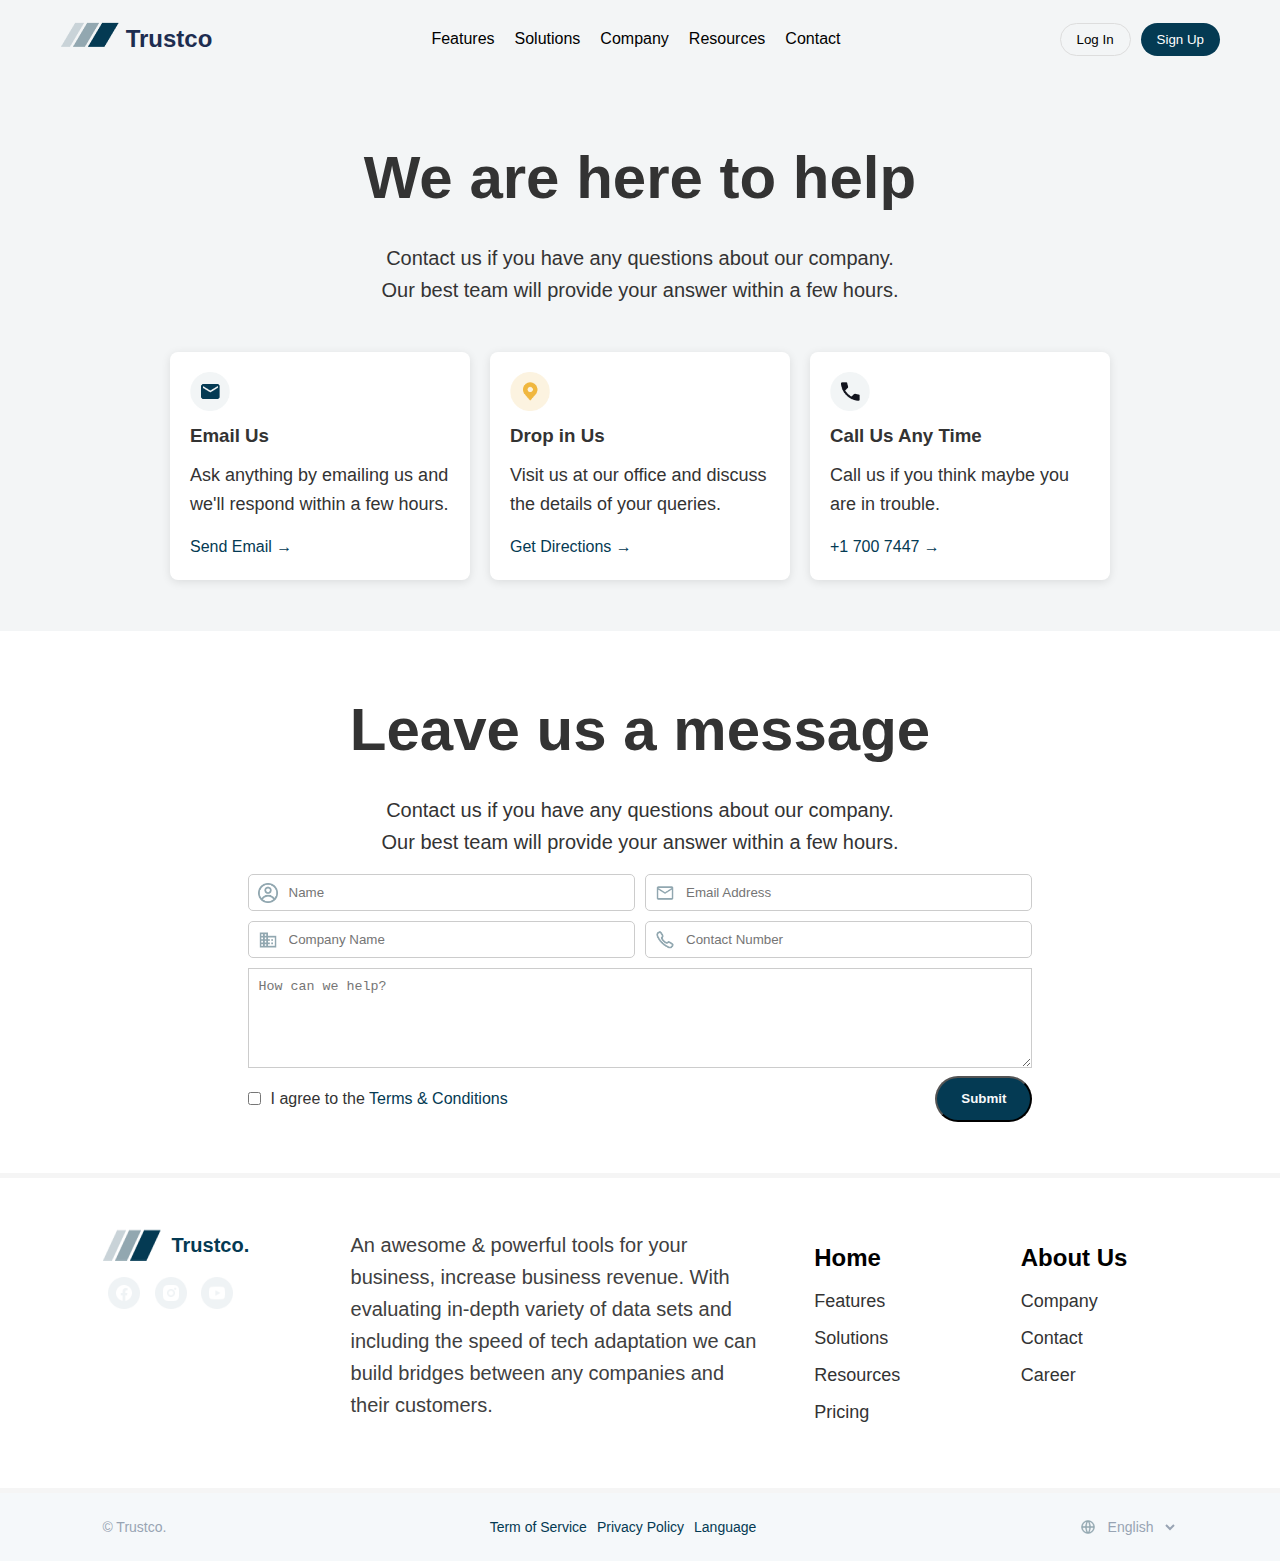
<file: contact.html>
<!DOCTYPE html>
<html lang="en">
<head>
    <meta charset="UTF-8">
    <meta name="viewport" content="width=device-width, initial-scale=1.0">
    <title>Contact Us - Trustco</title>
    <link rel="stylesheet" href="style.css">
</head>
<body>

    <header class="navbar">
        <div class="logo">
            <img src="images/Logo.png" alt="Trustco Logo">
            Trustco
        </div>
        <nav>
            <ul class="nav-links">
                <li><a href="#">Features</a></li>
                <li><a href="#">Solutions</a></li>
                <li><a href="#">Company</a></li>
                <li><a href="#">Resources</a></li>
                <li><a href="contact.html">Contact</a></li>
            </ul>
        </nav>
        <div class="auth-buttons">
            <button class="login-btn">Log In</button>
            <button class="signup-btn">Sign Up</button>
        </div>
        <div class="hamburger-menu">
            <button class="hamburger" onclick="toggleMenu()">&#9776;</button>
            <div class="mobile-menu" id="mobileMenu">
                <ul>
                    <li><a href="#">Features</a></li>
                    <li><a href="#">Solutions</a></li>
                    <li><a href="#">Company</a></li>
                    <li><a href="#">Resources</a></li>
                    <li><a href="#">Contact</a></li>
                </ul>
                <div class="mobile-auth-buttons">
                    <button class="login-btn">Log In</button>
                    <button class="signup-btn">Sign Up</button>
                </div>
            </div>
        </div>
    </header>

    <!-- Contact Information Section -->
    <section class="contact-info">
        <h2>We are here to help</h2>
        <p class="contact-para"> Contact us if you have any questions about our company. Our best team will provide your answer within a few hours.</p>
        <div class="contact-cards">
            <div class="card">
                <img src="images/Email.png" alt="Email Icon">
                <h3>Email Us</h3>
                <p>Ask anything by emailing us and we'll respond within a few hours.</p>
                <a href="#">Send Email →</a>
            </div>
            <div class="card">
                <img src="images/Location.png" alt="Location Icon">
                <h3>Drop in Us</h3>
                <p>Visit us at our office and discuss the details of your queries.</p>
                <a href="#">Get Directions →</a>
            </div>
            <div class="card">
                <img src="images/Call.png" alt="Phone Icon">
                <h3>Call Us Any Time</h3>
                <p>Call us if you think maybe you are in trouble.</p>
                <a href="#">+1 700 7447 →</a>
            </div>
        </div>
    </section>

    <!-- Contact Form Section -->
    <section class="contact-form">
        <h2>Leave us a message</h2>
        <p class="contact-para">Contact us if you have any questions about our company. Our best team will provide your answer within a few hours.</p>
        <form>
            <div class="input-row">
                <div class="input-container">
                    <img src="images/Group.png">
                    <input type="text" placeholder="Name" required>
                </div>
                <div class="input-container">
                    <img src="images/material-symbols_mail-outline.png">
                    <input type="email" placeholder="Email Address" required>
                </div>
            </div>
            <div class="input-row">
                <div class="input-container">
                    <img src="images/mdi_company.png">
                    <input type="text" placeholder="Company Name" required>
                </div>
                <div class="input-container">
                    <img src="images/ion_call-outline.png">
                    <input type="tel" placeholder="Contact Number" required>
                </div>
            </div>
            <textarea placeholder="How can we help?" required></textarea>
            <div class="terms-container">
            <div class="terms">
                <input type="checkbox" id="terms" required>
                <label for="terms">I agree to the <a href="#">Terms & Conditions</a></label>
            </div>
            <button type="submit" class="cta-button-report"> Submit</button>
        </div>
        </form>
    </section>

    <footer>
        <div class="footer-container">
            <div class="footer-left">
                <div>
                    <p class="footer-logo"><img src="images/Logo.png" alt="Trustco Logo" class="logo">Trustco.</p>
                    <div class="social-icons">
                        <a href="#"><img src="images/Icon.png" alt="Facebook"></a>
                        <a href="#"><img src="images//Icon 2.png" alt="Instagram"></a>
                        <a href="#"><img src="images/Icon 3.png" alt="YouTube"></a>
                    </div>
                </div>


            </div>
            <p class="footer-description">
                An awesome & powerful tools for your business, increase business revenue.
                With evaluating in-depth variety of data sets and including the speed of
                tech adaptation we can build bridges between any companies and their customers.
            </p>
            <div class="footer-links">
                <div class="footer-column">
                    <h3>Home</h3>
                    <ul>
                        <li><a href="#">Features</a></li>
                        <li><a href="#">Solutions</a></li>
                        <li><a href="#">Resources</a></li>
                        <li><a href="#">Pricing</a></li>
                    </ul>
                </div>

                <div class="footer-column">
                    <h3>About Us</h3>
                    <ul>
                        <li><a href="#">Company</a></li>
                        <li><a href="#">Contact</a></li>
                        <li><a href="#">Career</a></li>
                    </ul>
                </div>
            </div>
        </div>
    </footer>
    <footer class="site-credits">
        <div class="credits-container">
            <span class="copyright only-desktop">© <span id="year"></span> Trustco.</span>
            <div class="footer-links terms">
                <a href="#">Term of Service</a>
                <a href="#">Privacy Policy</a>
                <a href="#">Language</a>
            </div>
            <div class="language-switcher">
                <img src="images/global-line.png" alt="Language" class="globe-icon">
                <select>
                    <option selected>English</option>
                    <option>Español</option>
                    <option>Français</option>
                    <option>Deutsch</option>
                </select>
            </div>
            <span class="copyright only-mobile">© <span id="years"></span> Trustco.</span>

        </div>
    </footer>

    <script>

        function toggleMenu() {
            const mobileMenu = document.getElementById("mobileMenu");
            mobileMenu.classList.toggle("open");
        }
        $(document).ready(function () {
            document.getElementById("year").textContent = new Date().getFullYear();
            document.getElementById("years").textContent = new Date().getFullYear();
      
        });
    </script>

</body>
</html>
</file>
<file: style.css>
/* Global Styles */
:root {
    --primary-color: #007bff;
    --secondary-color: #404040;
    --accent-color: #28a745;
    --text-color: #333;
    --background-color: #f8f9fa;
    --background-grey: #f3f5f6;
    --button-color: #043A53;
}

* {
    box-sizing: border-box;
    margin: 0;
    padding: 0;
}

body {
    font-family: 'Lato', sans-serif;
    font-size: 16px;
    line-height: 1.6;
    color: var(--text-color);
}

h2 {
    font-size: 60px;
}

h1,
h2,
h3,
h4,
h5,
h6 {
    font-weight: bold;
    margin-bottom: 16px;
}

p {
    margin-bottom: 16px;
    font-size: 20px;
}

a {
    color: var(--primary-color);
    text-decoration: none;
}

a:hover {
    text-decoration: underline;
}

header,
footer {
    padding: 16px;
    color: var(--text-color);
    text-align: center;
}

/* Navbar Section */

.navbar {
    display: flex;
    justify-content: space-between;
    align-items: center;
    padding: 20px 60px;
    background-color: var(--background-grey);

}

.logo {
    font-size: 24px;
    font-weight: bold;
    color: #1d2d50;
}

.nav-links {
    list-style: none;
    display: flex;
    gap: 20px;
}

.nav-links li {
    display: inline;
}

.nav-links a {
    text-decoration: none;
    color: #000;
    font-size: 16px;
    font-weight: 500;
}

.auth-buttons {
    display: flex;
    gap: 10px;
}

.login-btn {
    background: none;
    border: 1px solid #ddd;
    padding: 8px 16px;
    border-radius: 20px;
    cursor: pointer;
}

.signup-btn {
    background: var(--button-color);
    color: white;
    border: none;
    padding: 8px 16px;
    border-radius: 20px;
    cursor: pointer;
}

/* Hero Section */
.hero {
    display: flex;
    flex-direction: row;
    background-color: var(--background-grey);
    padding: 7%;
    justify-content: center;
}

.hero-content {
    flex: 0.8;
    padding-left: 5%;
    padding-right: 5%;
    text-align: center;
}

.hero h1 {
    font-size: 42px;
    font-weight: bold;
    color: #1d2d50;
}

.highlight {
    color: var(--button-color);
}

.hero p {
    font-size: 18px;
    color: #555;
    margin-bottom: 20px;
}

.cta-buttons {
    display: flex;
    justify-content: center;
    gap: 20px;
    margin-top: 20px;
}

.primary-btn {
    background: var(--button-color);
    color: white;
    padding: 12px 24px;
    border: none;
    border-radius: 25px;
    cursor: pointer;
    box-shadow: 0px 13px 100px 0px var(--button-color);

}

.secondary-btn {
    background: none;
    border: none;
    color: var(--button-color);
    font-weight: bold;
    font-size: 16px;
    cursor: pointer;
    display: flex;
    flex-direction: row;
    align-items: center;
    gap: 15px;
}

.review {
    margin-top: 20px;
    font-size: 16px;
}


/* Default styles for hamburger menu */
.hamburger-menu {
    position: relative;
    display: none;
}

/* Hamburger button styles */
.hamburger {
    display: none;
    background: none;
    border: none;
    font-size: 28px;
    cursor: pointer;
    color: #1d2d50;
}

/* Mobile menu (hidden by default) */
.mobile-menu {
    display: none;
    position: absolute;
    top: 50px;
    right: 0;
    width: 250px;
    background: var(--background-grey);
    box-shadow: 0px 4px 8px rgba(0, 0, 0, 0.1);
    border-radius: 10px;
    padding: 15px;
    text-align: center;
    z-index: 100;
}

/* Show mobile menu when active */
.mobile-menu.active {
    display: block;
}

/* Mobile menu links */
.mobile-menu ul {
    list-style: none;
    padding: 0;
    margin: 0;
}

.mobile-menu ul li {
    padding: 10px 0;
    border-bottom: 1px solid var(--background-color);
}

.mobile-menu ul li:last-child {
    border-bottom: none;
}

.mobile-menu ul li a {
    text-decoration: none;
    color: #000;
    font-size: 16px;
    font-weight: 500;
    display: block;
}

/* Mobile auth buttons */
.mobile-auth-buttons {
    margin-top: 15px;
    display: flex;
    flex-direction: column;
    gap: 10px;
}

.mobile-auth-buttons .login-btn,
.mobile-auth-buttons .signup-btn {
    width: 100%;
    padding: 10px;
    border-radius: 20px;
    cursor: pointer;
    font-size: 16px;
}

.mobile-auth-buttons .login-btn {
    background: none;
    border: 1px solid var(--background-color);
}

.mobile-auth-buttons .signup-btn {
    background: #1d2d50;
    color: var(--background-color);
    border: none;
}

.only-mobile {
    display: none !important;
}

.Polygon-round {
    width: 30px;
    height: 30px;
    border-radius: 30px;
    background-color: var(--button-color);
    justify-content: center;
    display: flex;
    align-items: center;
}

.trusted-by {
    display: flex;
    flex-direction: row;
    align-items: center;
    justify-content: space-between;
    padding: 20px 7%;
    gap: 15px;

}

.trusted-text {
    font-size: 14px;
    color: #666;
    margin-bottom: 10px;
}

.brands {
    display: flex;
    align-items: center;
    justify-content: space-between;
    width: 70%;
}

.brands img {
    width: 10%;
}

.video-section {
    display: flex;
    align-items: center;
    justify-content: center;
    background-color: #0d314c;
    padding: 7% 10%;
    gap: 40px;
    flex-direction: column;
    padding-bottom: unset;
}

.video-content {
    color: var(--background-color);
    flex-direction: row;
    display: flex;
    justify-content: space-between;
}

.video-content h2 {
    font-size: 60px;
    font-weight: bold;
    color: var(--background-color);
}

.video-content .highlight {
    color: #f4b41a;
}

.video-content p {
    font-size: 20px;
    margin-top: 10px;
    line-height: 30px;
    flex: 0.8;
}

.video-thumbnail {
    position: relative;
    flex: 1;
}

.video-thumbnail img {
    width: 100%;
    border-radius: 12px;
}

.play-icon {
    position: absolute;
    top: 50%;
    left: 50%;
    transform: translate(-50%, -50%);
    background: var(--background-color);
    color: var(--button-color);
    font-size: 40px;
    border-radius: 50%;
    width: 60px;
    height: 60px;
    display: flex;
    align-items: center;
    justify-content: center;
    box-shadow: 0px 4px 6px rgba(0, 0, 0, 0.2);
    cursor: pointer;
}

#benefits {
    padding: 4% 8%;
}

.benefits-container {
    display: flex;
    align-items: center;
    justify-content: center;
}

.benefits-header {
    flex: 1;
}

.badge {
    display: inline-block;
    background-color: var(--button-color);
    color: var(--background-color);
    font-size: 18px;
    padding: 6px 14px;
    border-radius: 20px;
}

.benefits-header h2 {
    font-size: 60px;
    font-weight: bold;
    color: black;
    margin-top: 10px;
    line-height: 72px;
}

.benefits-header .highlight {
    color: var(--button-color);
}

.benefits-header p {
    font-size: 20px;
    color: var(--secondary-color);
    margin-top: 10px;
    line-height: 1.6;
}

.benefits-cards {
    display: flex;
    gap: 20px;
    flex: 2;
}

.benefit-card {
    background-color: var(--background-grey);
    padding: 20px;
    border-radius: 12px;
    text-align: left;
    flex: 1;
    height: fit-content;
}

.benefit-card img {
    width: 80px;
    margin-bottom: 10px;
}

.benefit-card h3 {
    font-size: 24px;
    font-weight: 600;
}

.benefit-card p {
    font-size: 18px;
    color: var(--secondary-color);
    margin-top: 6px;
    line-height: 32px;
}

.container {
    margin: 0 auto;
    display: flex;
    align-items: center;
    justify-content: space-between;
    flex-wrap: wrap;
    padding-right: 10%;
}

.image-container {
    position: relative;
    width: 50%;
    min-width: 350px;
}

.image-container img {
    width: 100%;
    border-radius: 10px;
}

.text-content {
    width: 50%;
    min-width: 350px;
}

.text-content h2 {
    font-weight: bold;
    margin-bottom: 15px;
    line-height: 1.3;
}

.text-content h2 span {
    color: #7b8b97;
}

.text-content p {
    font-size: 18px;
    color: #333;
    line-height: 1.6;
    margin-bottom: 20px;
}

.cta-button-report {
    display: flex;
    align-items: center;
    background-color: var(--button-color);
    color: var(--background-color);
    padding: 12px 24px;
    border-radius: 30px;
    text-decoration: none !important;
    font-weight: bold;
    transition: 0.3s ease-in-out;
    width: fit-content;
    gap: 10px;
}

#numbers {
    display: flex;
    justify-content: space-between;
    padding: 4% 8%;
}

.metric {
    text-align: center;
}

.metric h2 {
    color: #002c3e;
    margin: 0;
}

.metric p {
    color: #666;
    margin: 5px 0 0;
}

#meet-founder {
    padding: 4% 8%;
}

.founder-content {
    display: grid;
    grid-template-columns: 45% 55%;
    align-items: center;
    gap: 50px;
}


blockquote {
    font-size: 24px;
    color: var(--secondary-color);
    margin: 20px 0;
    font-weight: 400;
}

.founder-name {
    font-size: 18px;
    font-weight: bold;
}


.founder-title {
    font-size: 14px;
    color: var(--secondary-color);
}


.image-content {
    justify-self: end;
    position: relative;
}

.testimonials-section {
    padding: 4% 8%;
    text-align: center;
    background-color: var(--background-grey);

}

.testimonials-header,
.blog-header {
    display: flex;
    justify-content: space-between;
    align-items: center;
}

.testimonials-header h2,
.blog-header h2 {
    font-weight: 700;
}

.see-all {
    font-size: 16px;
    color: var(--button-color);
    font-weight: 600;
    text-decoration: none;
    display: flex;
    align-items: center;
}

.see-all:hover {
    text-decoration: underline;
}

.see-all span {
    margin-left: 5px;
    font-size: 18px;
}

.testimonials-container {
    display: grid;
    grid-template-columns: repeat(2, 1fr);
    gap: 20px;
}

.testimonial {
    background: var(--background-color);
    padding: 20px;
    border-radius: 10px;
    box-shadow: 0 4px 10px rgba(0, 0, 0, 0.1);
    text-align: left;
    position: relative;
    display: flex !important;
    flex-direction: column;
    justify-content: space-evenly;
    min-height: 290px !important;
}

.custom-pagination {
    display: flex;
    justify-content: center;
    gap: 8px;
    margin-top: 20px;
}

.progress-bar {
    width: 40px;
    height: 5px;
    background-color: #d1d5db;
    /* Light gray */
    border-radius: 5px;
    transition: background-color 0.3s, width 0.3s;
}

.progress-bar.active {
    width: 50px;
    background-color: #1f2937;
    /* Active color */
}

.slick-dots-container {
    display: flex;
    justify-content: center;
    margin-bottom: 10px;
    /* Adjust spacing */
}

.testimonial blockquote {
    font-size: 24px;
    font-style: normal;
    margin: 10px 0;
}

.quote-icon {
    font-size: 40px;
    color: #ff9800;
}

.testimonial-author {
    display: flex;
    align-items: center;
    margin-top: 15px;
}

.testimonial-author img {
    width: 40px;
    height: 40px;
    border-radius: 50%;
    margin-right: 10px;
}

.author-info {
    display: flex;
    flex-direction: column;
}

.author-info h4 {
    margin: 0;
    font-size: 14px;
    font-weight: 600;
}

.author-info p {
    margin: 0;
    font-size: 12px;
    color: #6a7a8a;
}

.carousel-indicators {
    display: flex;
    justify-content: center;
    margin-top: 20px;
}

.indicator {
    width: 10px;
    height: 10px;
    background-color: #cbd5e1;
    border-radius: 50%;
    margin: 0 5px;
    transition: background 0.3s ease;
    cursor: pointer;
}

.indicator.active {
    width: 50px;
    height: 10px;
    border-radius: 5px;
    background-color: #0d253f;
}

.custom-pagination {
    display: flex;
    justify-content: center;
    gap: 8px;
    margin-bottom: 20px;
}

.progress-bar {
    width: 40px;
    height: 5px;
    background-color: #d1d5db;
    /* Light gray */
    border-radius: 5px;
    transition: background-color 0.3s, width 0.3s;
}

.progress-bar.active {
    width: 50px;
    background-color: var(--button-color);
    /* Active color */
}

.wrapper {
    width: 100%;
    padding-top: 20px;
    text-align: center;
}

.carousel {
    margin: 0px auto;
}

.slick-slide {
    margin: 10px;
}

.slick-slide img {
    border: 2px solid var(--background-color);
}

.wrapper .slick-dots li button:before {
    font-size: 20px;
}

.slick-list {
    padding: unset !important;
}

/* Section Styling */
#blogs {
    padding: 4% 8%;
}

/* Blog Cards */
.blog-cards {
    display: flex;
    gap: 20px;
    justify-content: space-between;
}

.blog-card {
    border-radius: 8px;
    box-shadow: 0px 4px 6px rgba(0, 0, 0, 0.1);
    overflow: hidden;
    width: 32%;
}

.blog-card img {
    width: 100%;
    height: 180px;
    object-fit: cover;
}

.blog-content {
    padding: 20px;
    text-align: left;
}

.date {
    font-size: 14px;
    color: var(--secondary-color);
}

h3 {
    font-weight: bold;
    margin: 10px 0;
}

.excerpt {
    font-size: 14px;
    color: var(--secondary-color);
    margin-bottom: 15px;
}

.read-more {
    text-decoration: none;
    font-size: 14px;
    font-weight: bold;
    color: var(--text-color);
}

#cta-banner {
    display: grid;
    grid-template-columns: 40% 60%;
    align-items: center;
    gap: 50px;
    padding: 4% 8%;
    background-color: black;
}

.cta-text {
    display: flex;
    flex-direction: column;
    justify-content: space-between;
    gap: 30px;

    color: var(--background-color);
}

.services {
    background-color: #F0B73F;
}

.cta-text h2 {
    font-weight: bold;
    margin-bottom: 10px;
    width: 143%;
}

.cta-text p {
    margin-bottom: 20px;
}

.cta-image-container {
    position: relative;
    flex: 1;
    display: flex;
    justify-content: center;
}

.cta-image {
    border-radius: 10px;
}

footer {
    background-color: #ffffff;
    padding: 4% 8%;
    font-family: "Arial", sans-serif;
    border-top: 5px solid #f5f5f5;
}

.footer-container {
    display: flex;
    flex-direction: row;
    justify-content: space-between;
}

.footer-logo {
    display: flex;
    gap: 10px;
    font-weight: 600;
    color: var(--button-color);
}

.footer-left {
    max-width: 40%;
    flex: 0.6;
    display: flex;
}


.footer-description {
    color: var(--secondary-color);
    line-height: 1.6;
    flex: 1;
    text-align: left;
}

.footer-column {
    text-align: left;
}

.social-icons {
    margin-top: 15px;
}

.social-icons a {
    display: inline-block;
    margin-right: 10px;
    opacity: 0.4;
    transition: opacity 0.3s ease;
}

.social-icons a img {
    width: 32px;
    height: 32px;
}

.social-icons a:hover {
    opacity: 1;
}

.footer-links {
    display: flex;
    gap: 60px;
    flex: 1;
    justify-content: space-around;
}

.footer-column h3 {
    font-size: 24px;
    color: #000;
}

.footer-column ul {
    list-style: none;
    padding: 0;
}

.footer-column ul li {
    margin-bottom: 8px;
}

.footer-column ul li a {
    text-decoration: none;
    color: #333;
    font-size: 18px;
    transition: color 0.3s ease;
}

.footer-column ul li a:hover {
    color: #0073e6;
}

.site-credits {
    background-color: #f5f8fa;
    padding: 1% 8%;
    font-family: "Arial", sans-serif;
    font-size: 14px;
    color: #98a4b3;
}

.credits-container {
    display: flex;
    justify-content: space-between;
    align-items: center;
    max-width: 1200px;
    margin: 0 auto;
}

.copyright {
    margin: 0;
}

.footer-links {
    display: flex;
    gap: 20px;
}

.terms {
    justify-content: center !important;
}

.footer-links a {
    text-decoration: none;
    color: #98a4b3;
    transition: color 0.3s ease;
}

.footer-links a:hover {
    color: #0073e6;
}

.language-switcher {
    display: flex;
    align-items: center;
    gap: 8px;
}

.globe-icon {
    width: 16px;
    height: 16px;
}

.language-switcher select {
    border: none;
    background: transparent;
    color: #98a4b3;
    font-size: 14px;
    cursor: pointer;
}

.language-switcher select:focus {
    outline: none;
}

/* Contact Information */
.contact-info {
    text-align: center;
    padding: 4% 8%;
    background-color: var(--background-grey);
    justify-content: center;
    display: flex;
    flex-direction: column;
    align-items: anchor-center;
}

.contact-para {
    width: 50%;
}

.contact-cards {
    display: flex;
    justify-content: center;
    gap: 20px;
    margin-top: 30px;
}

.card {
    background: white;
    padding: 20px;
    border-radius: 8px;
    text-align: center;
    box-shadow: 0 2px 10px rgba(0, 0, 0, 0.1);
    width: 300px;
    justify-content: space-around;
    display: flex;
    flex-direction: column;
    text-align: left;
}

.card p {
    font-size: 18px;
}

.card img {
    width: 40px;
}

.card a {
    text-decoration: none;
    color: var(--button-color);
}

/* Contact Form */
.contact-form {
    text-align: center;
    padding: 4% 8%;
    display: flex;
    flex-direction: column;
    justify-content: center;
    align-items: center;
}

.contact-form form {
    max-width: unset;
    margin: auto;
    width: 73%;
}

.input-row {
    display: flex;
    gap: 10px;
    margin-bottom: 10px;
}

input,
textarea {
    width: 100%;
    padding: 10px;
    border: 1px solid #ccc;
}

textarea {
    height: 100px;
}

.terms {
    text-align: left;
    margin: 10px 0;
    display: flex;
    flex-direction: row;
    align-items: center;
    justify-content: left;
    gap: 10px;
}

.terms a {
    color: var(--button-color);
}

.terms-container {
    display: flex;
    flex-direction: row;
    justify-content: space-between;
}

.terms input {
    width: unset;
}

.input-container {
    position: relative;
    display: flex;
    align-items: center;
    width: 50%;
}

.input-container img {
    position: absolute;
    left: 10px;
    width: 20px;
    /* Adjust icon size */
    height: 20px;
}

.input-container input {
    padding-left: 40px;
    /* Space for icon */
    width: 100%;
    border: 1px solid #ccc;
    border-radius: 5px;
}

/* Responsive styles */
@media screen and (max-width: 1024px) {
    p {
        font-size: 14px !important;
    }

    h2 {
        font-size: 30px !important;
    }

    .nav-links,
    .auth-buttons {
        display: none;
    }

    .hamburger {
        display: block;
    }

    .hamburger-menu {
        display: block;
    }

    .only-desktop {
        display: none;
    }

    .only-mobile {
        display: flex !important;
    }

    .hero {
        display: flex;
        flex-direction: column;
    }

    .flex {
        display: flex;
        justify-content: center;
    }

    .cta-buttons {
        flex-direction: column;
        justify-content: center;
        align-items: center;

    }

    .hero h1 {
        font-size: 30px;
    }

    .brands {
        flex-wrap: wrap;
        width: 100%;
        gap: 7%;
        justify-content: center;

    }

    .trusted-by {
        flex-direction: column;
    }

    .brands img {
        width: 20%;
        margin-bottom: 15px;
    }

    .video-content {
        flex-direction: column;
    }

    .video-content p {
        font-size: 16px;
    }


    .benefits-cards {
        flex-direction: column;
    }

    .benefits-container {
        flex-direction: column;
        justify-content: center;
        align-items: center;

    }

    .benefits-header p,
    .benefit-card p {
        font-size: 15px;
    }

    .benefits-header {
        justify-content: center;
        align-items: center;
        text-align: center;
    }

    .container {
        flex-direction: column-reverse;
        gap: 10px;
        justify-content: center;
        align-items: center;
        padding-right: unset;
    }

    .text-content {
        text-align: center;
        display: flex;
        flex-direction: column;
        align-items: center;
    }

    .image-container {
        width: unset;
        min-width: none;
    }

    #numbers {
        flex-wrap: wrap;
        display: grid;
        grid-template-columns: repeat(2, 1fr);
        gap: 15px;
    }

    .founder-content {
        grid-template-columns: 100%;
    }

    .founder-img {
        width: 100%;
    }

    blockquote {
        font-size: 14px !important;
    }

    .text-content-founder {
        text-align: center;
        display: flex;
        flex-direction: column;
        justify-content: center;
        align-items: center;
    }

    .testimonials-container {
        overflow-x: scroll;
        grid-template-columns: repeat(2, 100%);
    }

    .custom-pagination {
        position: absolute;
        top: -12px;
        /* Moves above the card */
        left: 50%;
        transform: translateX(-50%);
    }

    .progress-bar {
        width: 30px;
        height: 4px;
    }

    .progress-bar.active {
        width: 40px;
    }

    .see-all {
        justify-content: center;
    }

    #cta-banner {
        grid-template-columns: 100%;
    }

    .cta-image {
        width: 100%;
    }

    .cta-text h2 {
        width: unset;
    }

    .cta-text {
        justify-content: center;
        align-items: center;
        text-align: center;
    }

    .footer-container {
        flex-direction: column;
        justify-content: center;
        align-items: center;
    }

    .footer-left {
        max-width: unset;
    }

    .footer-column h3 {
        font-size: 18px;
    }

    .credits-container {
        display: flex;
        flex-direction: column;
        justify-content: space-between;
        gap: 10px;
    }

    .copyright {
        gap: 3px;
    }

    .contact-cards {
        flex-direction: column;
        margin-top: unset;
    }

    .contact-para {
        width: 100%;
    }

    .input-row {
        flex-direction: column;
        width: 100%;
    }

    .input-container {
        width: 100%;
    }

    .terms-container {
        flex-direction: column;
    }

    .terms-container button {
        width: 100%;
        text-align: center;
        justify-content: center;
    }
    .card{
        width: 100%;
    }
}
</file>
